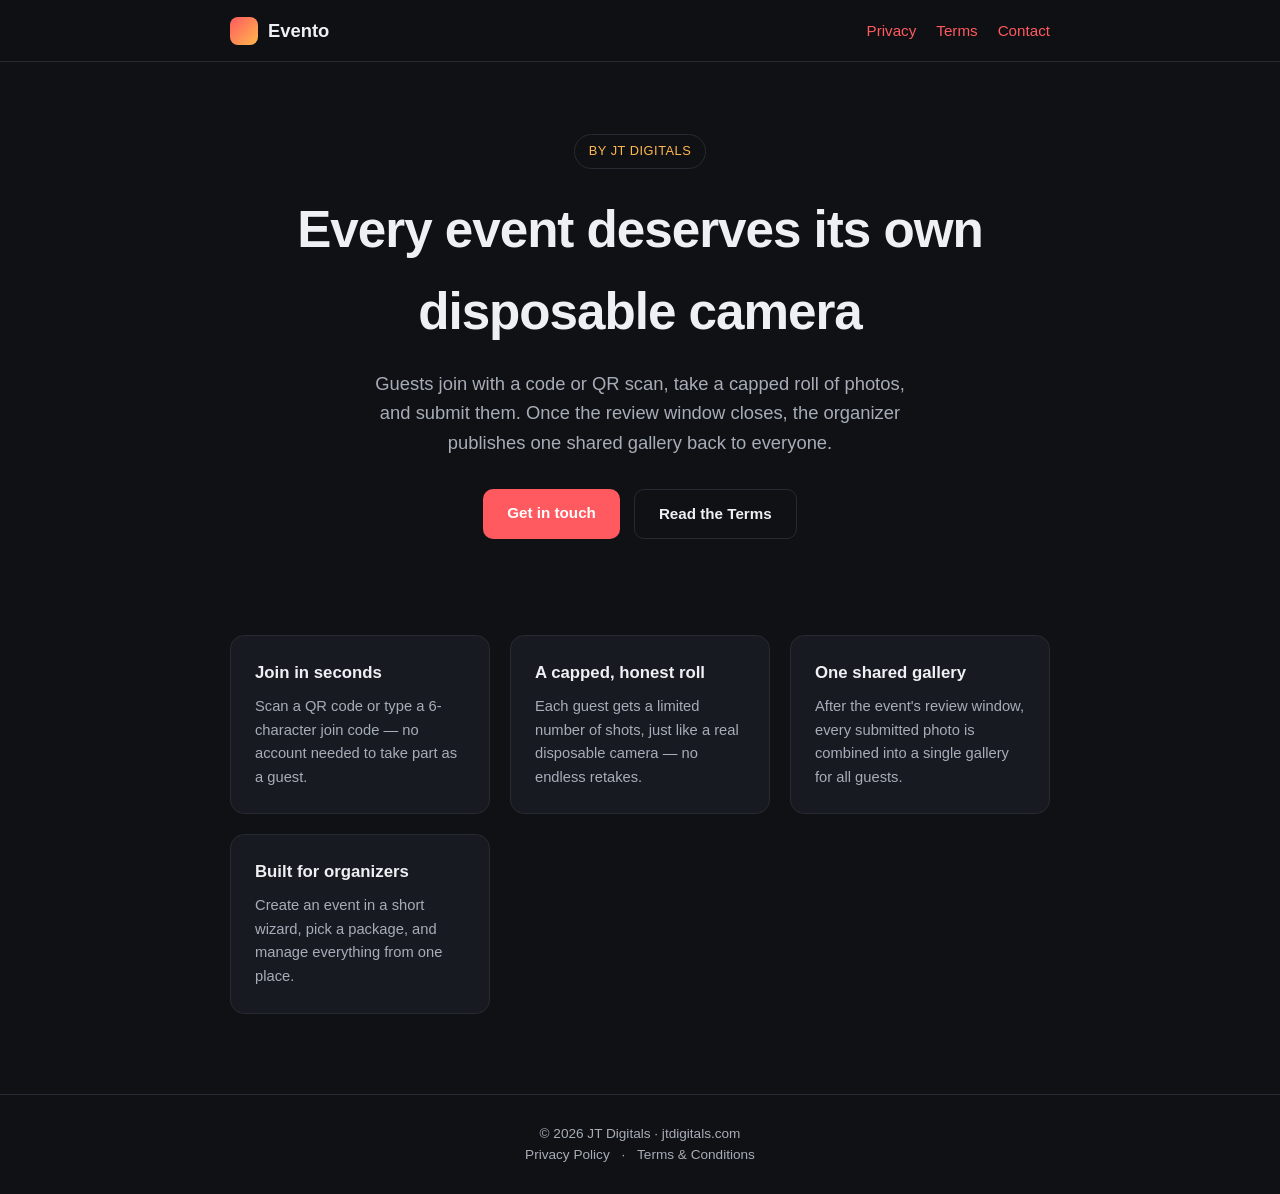
<file: index.html>
<!doctype html>
<html lang="en">
<head>
  <meta charset="utf-8" />
  <meta name="viewport" content="width=device-width, initial-scale=1" />
  <title>Evento — The disposable camera for your event</title>
  <meta name="description" content="Evento turns any shared event into a disposable camera. Guests join with a code, snap a capped roll of photos, and the organizer publishes the gallery after a review window." />
  <link rel="stylesheet" href="styles.css" />
</head>
<body>
  <header>
    <div class="nav">
      <a class="brand" href="index.html">
        <span class="brand-mark"></span>
        Evento
      </a>
      <nav class="links">
        <a href="privacy.html">Privacy</a>
        <a href="terms.html">Terms</a>
        <a href="contact.html">Contact</a>
      </nav>
    </div>
  </header>

  <main>
    <section class="hero">
      <span class="pill">by JT Digitals</span>
      <h1>Every event deserves its own disposable camera</h1>
      <p>Guests join with a code or QR scan, take a capped roll of photos, and submit them.
         Once the review window closes, the organizer publishes one shared gallery back to everyone.</p>
      <div class="cta">
        <a class="btn btn-primary" href="mailto:support@jtdigitals.com">Get in touch</a>
        <a class="btn btn-secondary" href="terms.html">Read the Terms</a>
      </div>
    </section>

    <section class="features">
      <div class="card">
        <h3>Join in seconds</h3>
        <p>Scan a QR code or type a 6-character join code — no account needed to take part as a guest.</p>
      </div>
      <div class="card">
        <h3>A capped, honest roll</h3>
        <p>Each guest gets a limited number of shots, just like a real disposable camera — no endless retakes.</p>
      </div>
      <div class="card">
        <h3>One shared gallery</h3>
        <p>After the event's review window, every submitted photo is combined into a single gallery for all guests.</p>
      </div>
      <div class="card">
        <h3>Built for organizers</h3>
        <p>Create an event in a short wizard, pick a package, and manage everything from one place.</p>
      </div>
    </section>
  </main>

  <footer>
    <div>© 2026 JT Digitals · jtdigitals.com</div>
    <div><a href="privacy.html">Privacy Policy</a> · <a href="terms.html">Terms &amp; Conditions</a></div>
  </footer>
</body>
</html>
</file>
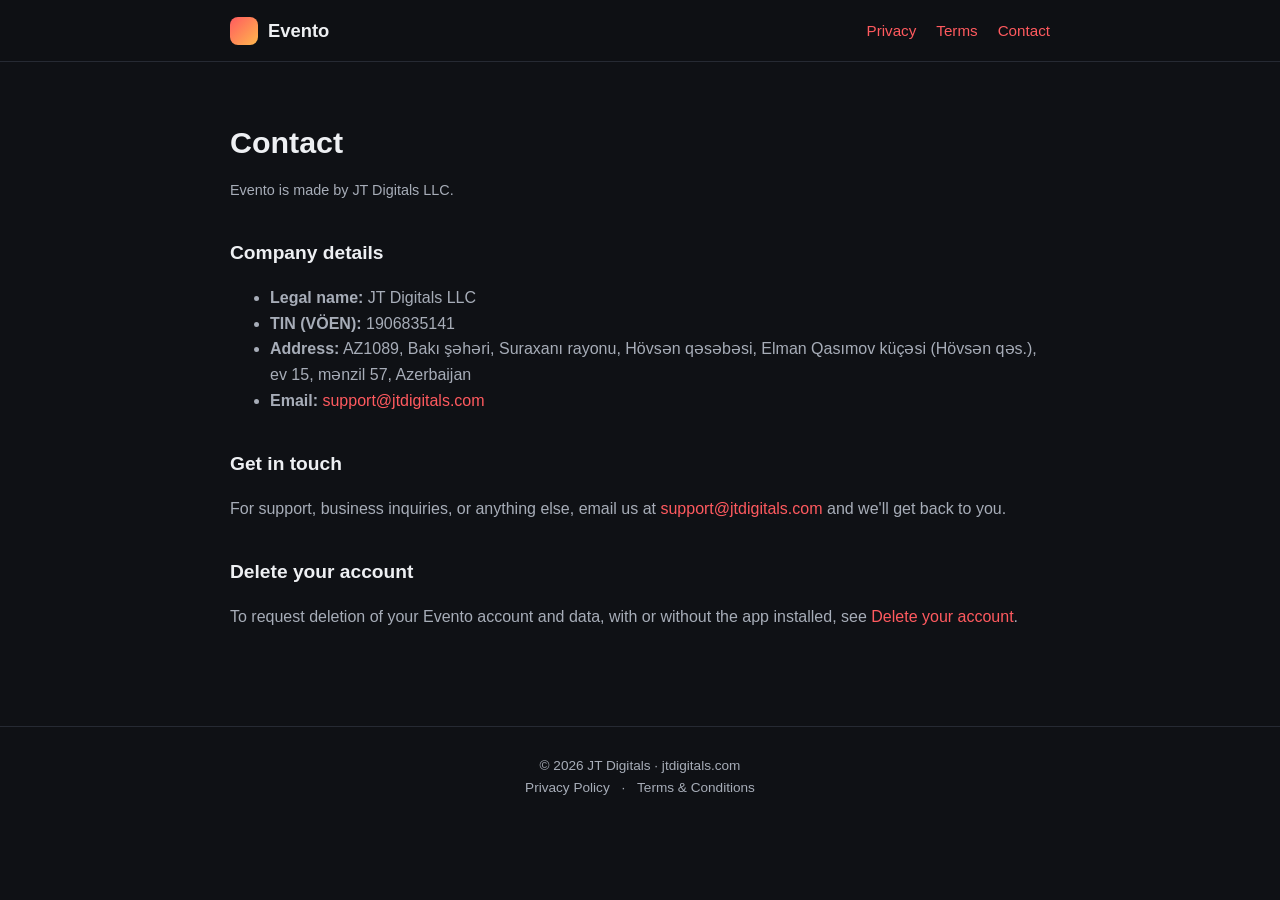
<file: contact.html>
<!doctype html>
<html lang="en">
<head>
  <meta charset="utf-8" />
  <meta name="viewport" content="width=device-width, initial-scale=1" />
  <title>Contact — Evento</title>
  <meta name="description" content="Company and contact details for JT Digitals LLC, the team behind Evento." />
  <link rel="stylesheet" href="styles.css" />
</head>
<body>
  <header>
    <div class="nav">
      <a class="brand" href="index.html">
        <span class="brand-mark"></span>
        Evento
      </a>
      <nav class="links">
        <a href="privacy.html">Privacy</a>
        <a href="terms.html">Terms</a>
        <a href="contact.html">Contact</a>
      </nav>
    </div>
  </header>

  <main class="legal">
    <h1>Contact</h1>
    <p class="updated">Evento is made by JT Digitals LLC.</p>

    <h2>Company details</h2>
    <ul>
      <li><strong>Legal name:</strong> JT Digitals LLC</li>
      <li><strong>TIN (VÖEN):</strong> 1906835141</li>
      <li><strong>Address:</strong> AZ1089, Bakı şəhəri, Suraxanı rayonu, Hövsən qəsəbəsi,
        Elman Qasımov küçəsi (Hövsən qəs.), ev 15, mənzil 57, Azerbaijan</li>
      <li><strong>Email:</strong> <a href="mailto:support@jtdigitals.com">support@jtdigitals.com</a></li>
    </ul>

    <h2>Get in touch</h2>
    <p>For support, business inquiries, or anything else, email us at
      <a href="mailto:support@jtdigitals.com">support@jtdigitals.com</a> and we'll get back to you.</p>

    <h2>Delete your account</h2>
    <p>To request deletion of your Evento account and data, with or without the app
      installed, see <a href="delete-account.html">Delete your account</a>.</p>
  </main>

  <footer>
    <div>© 2026 JT Digitals · jtdigitals.com</div>
    <div><a href="privacy.html">Privacy Policy</a> · <a href="terms.html">Terms &amp; Conditions</a></div>
  </footer>
</body>
</html>
</file>
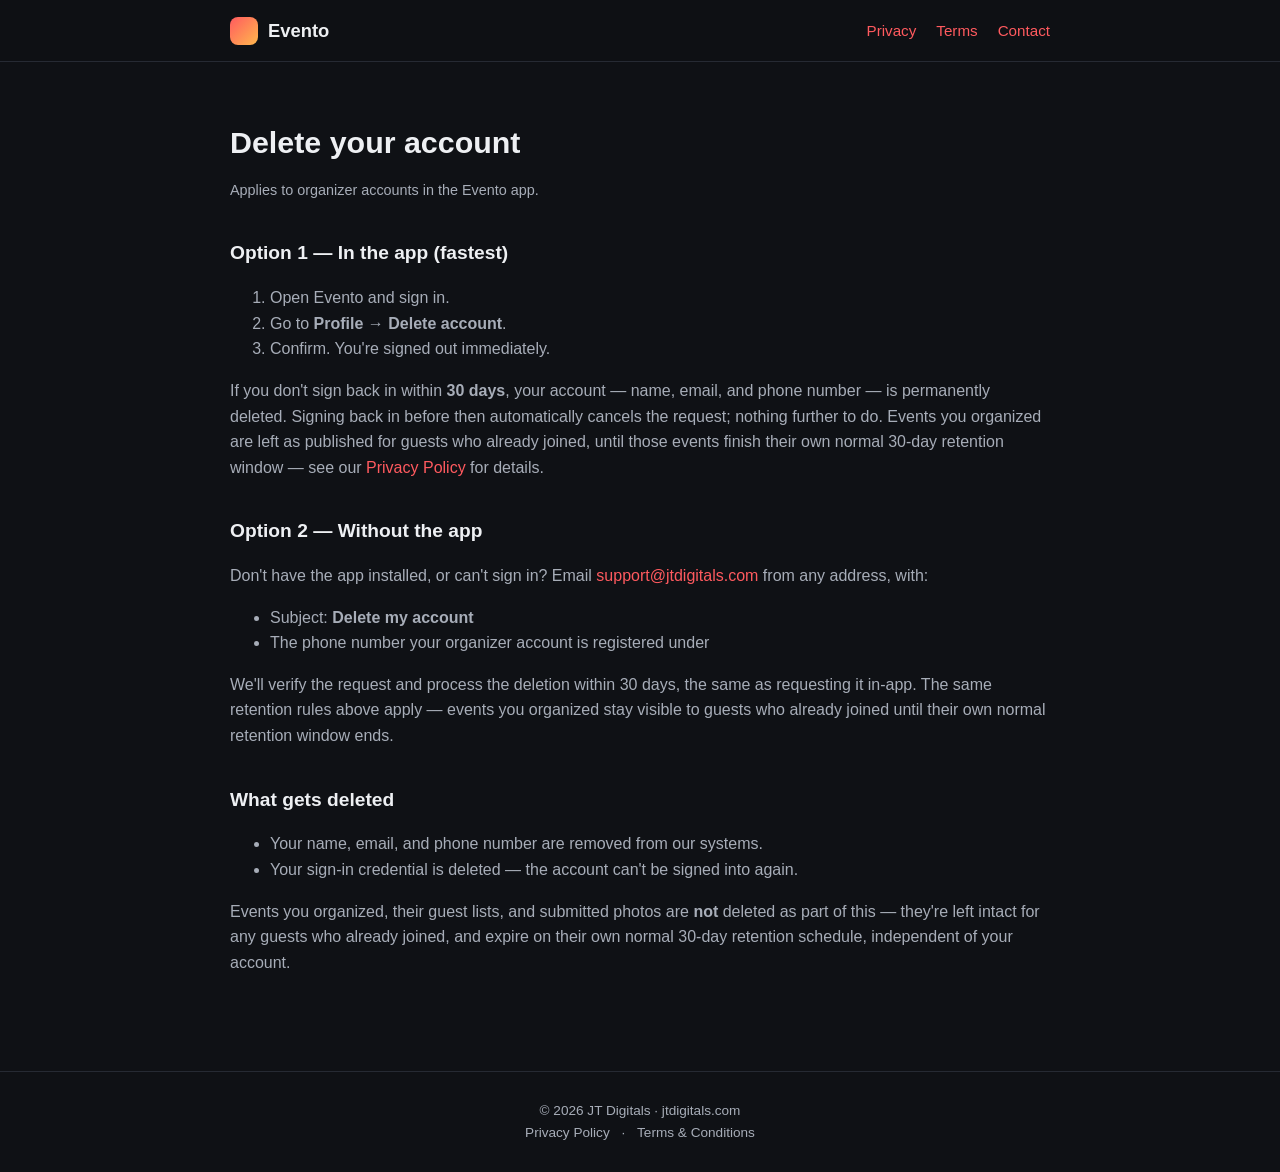
<file: delete-account.html>
<!doctype html>
<html lang="en">
<head>
  <meta charset="utf-8" />
  <meta name="viewport" content="width=device-width, initial-scale=1" />
  <title>Delete your account — Evento</title>
  <meta name="description" content="How to request deletion of your Evento organizer account and data, with or without the app installed." />
  <link rel="stylesheet" href="styles.css" />
</head>
<body>
  <header>
    <div class="nav">
      <a class="brand" href="index.html">
        <span class="brand-mark"></span>
        Evento
      </a>
      <nav class="links">
        <a href="privacy.html">Privacy</a>
        <a href="terms.html">Terms</a>
        <a href="contact.html">Contact</a>
      </nav>
    </div>
  </header>

  <main class="legal">
    <h1>Delete your account</h1>
    <p class="updated">Applies to organizer accounts in the Evento app.</p>

    <h2>Option 1 — In the app (fastest)</h2>
    <ol>
      <li>Open Evento and sign in.</li>
      <li>Go to <strong>Profile → Delete account</strong>.</li>
      <li>Confirm. You're signed out immediately.</li>
    </ol>
    <p>If you don't sign back in within <strong>30 days</strong>, your account — name, email, and
      phone number — is permanently deleted. Signing back in before then automatically cancels
      the request; nothing further to do. Events you organized are left as published for guests
      who already joined, until those events finish their own normal 30-day retention window —
      see our <a href="privacy.html">Privacy Policy</a> for details.</p>

    <h2>Option 2 — Without the app</h2>
    <p>Don't have the app installed, or can't sign in? Email
      <a href="mailto:support@jtdigitals.com">support@jtdigitals.com</a> from any address, with:</p>
    <ul>
      <li>Subject: <strong>Delete my account</strong></li>
      <li>The phone number your organizer account is registered under</li>
    </ul>
    <p>We'll verify the request and process the deletion within 30 days, the same as requesting
      it in-app. The same retention rules above apply — events you organized stay visible to
      guests who already joined until their own normal retention window ends.</p>

    <h2>What gets deleted</h2>
    <ul>
      <li>Your name, email, and phone number are removed from our systems.</li>
      <li>Your sign-in credential is deleted — the account can't be signed into again.</li>
    </ul>
    <p>Events you organized, their guest lists, and submitted photos are <strong>not</strong>
      deleted as part of this — they're left intact for any guests who already joined, and
      expire on their own normal 30-day retention schedule, independent of your account.</p>
  </main>

  <footer>
    <div>© 2026 JT Digitals · jtdigitals.com</div>
    <div><a href="privacy.html">Privacy Policy</a> · <a href="terms.html">Terms &amp; Conditions</a></div>
  </footer>
</body>
</html>
</file>
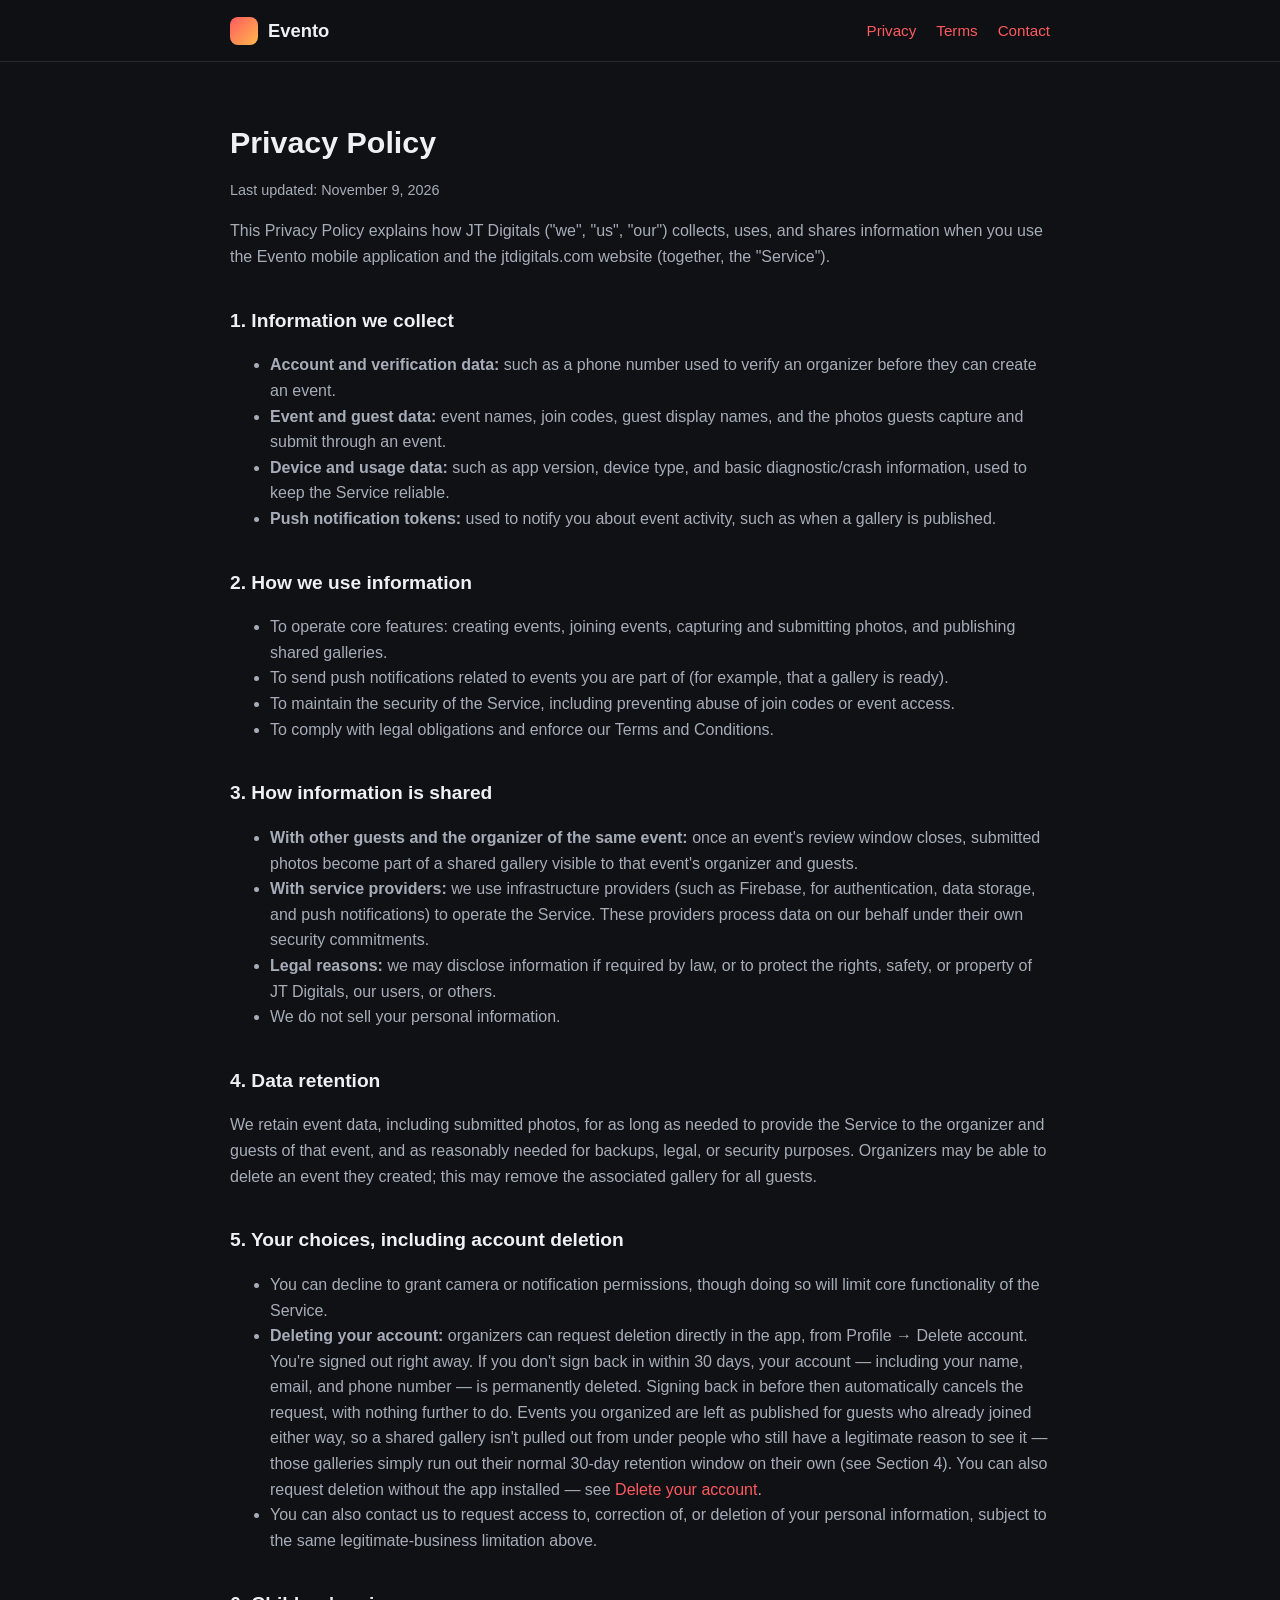
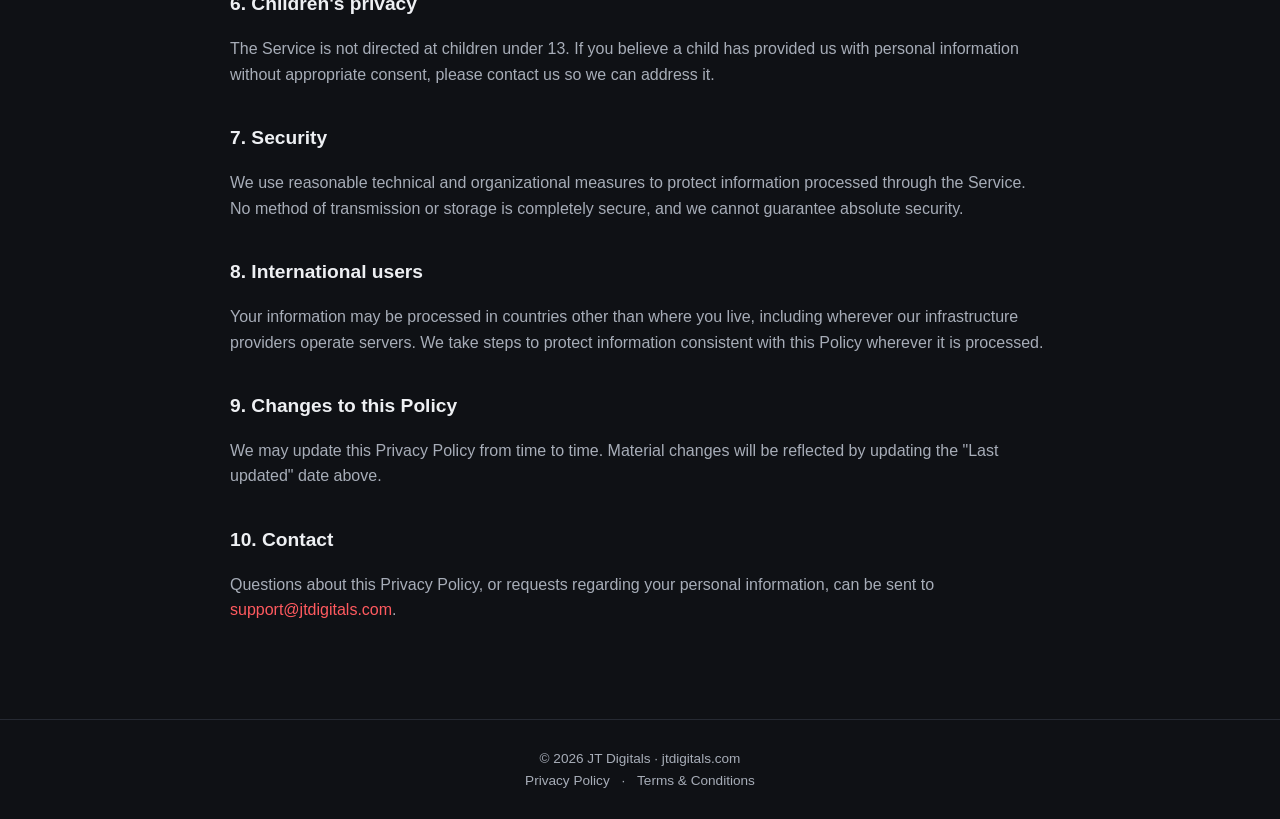
<file: privacy.html>
<!doctype html>
<html lang="en">
<head>
  <meta charset="utf-8" />
  <meta name="viewport" content="width=device-width, initial-scale=1" />
  <title>Privacy Policy — Evento</title>
  <link rel="stylesheet" href="styles.css" />
</head>
<body>
  <header>
    <div class="nav">
      <a class="brand" href="index.html">
        <span class="brand-mark"></span>
        Evento
      </a>
      <nav class="links">
        <a href="privacy.html">Privacy</a>
        <a href="terms.html">Terms</a>
        <a href="contact.html">Contact</a>
      </nav>
    </div>
  </header>

  <main class="legal">
    <h1>Privacy Policy</h1>
    <p class="updated">Last updated: November 9, 2026</p>

    <p>This Privacy Policy explains how JT Digitals ("we", "us", "our") collects, uses,
      and shares information when you use the Evento mobile application and the
      jtdigitals.com website (together, the "Service").</p>

    <h2>1. Information we collect</h2>
    <ul>
      <li><strong>Account and verification data:</strong> such as a phone number used to
        verify an organizer before they can create an event.</li>
      <li><strong>Event and guest data:</strong> event names, join codes, guest display
        names, and the photos guests capture and submit through an event.</li>
      <li><strong>Device and usage data:</strong> such as app version, device type, and
        basic diagnostic/crash information, used to keep the Service reliable.</li>
      <li><strong>Push notification tokens:</strong> used to notify you about event
        activity, such as when a gallery is published.</li>
    </ul>

    <h2>2. How we use information</h2>
    <ul>
      <li>To operate core features: creating events, joining events, capturing and
        submitting photos, and publishing shared galleries.</li>
      <li>To send push notifications related to events you are part of (for example, that
        a gallery is ready).</li>
      <li>To maintain the security of the Service, including preventing abuse of join
        codes or event access.</li>
      <li>To comply with legal obligations and enforce our Terms and Conditions.</li>
    </ul>

    <h2>3. How information is shared</h2>
    <ul>
      <li><strong>With other guests and the organizer of the same event:</strong> once an
        event's review window closes, submitted photos become part of a shared gallery
        visible to that event's organizer and guests.</li>
      <li><strong>With service providers:</strong> we use infrastructure providers (such
        as Firebase, for authentication, data storage, and push notifications) to operate
        the Service. These providers process data on our behalf under their own security
        commitments.</li>
      <li><strong>Legal reasons:</strong> we may disclose information if required by law,
        or to protect the rights, safety, or property of JT Digitals, our users, or
        others.</li>
      <li>We do not sell your personal information.</li>
    </ul>

    <h2>4. Data retention</h2>
    <p>We retain event data, including submitted photos, for as long as needed to provide
      the Service to the organizer and guests of that event, and as reasonably needed for
      backups, legal, or security purposes. Organizers may be able to delete an event they
      created; this may remove the associated gallery for all guests.</p>

    <h2>5. Your choices, including account deletion</h2>
    <ul>
      <li>You can decline to grant camera or notification permissions, though doing so
        will limit core functionality of the Service.</li>
      <li><strong>Deleting your account:</strong> organizers can request deletion directly
        in the app, from Profile → Delete account. You're signed out right away. If you
        don't sign back in within 30 days, your account — including your name, email, and
        phone number — is permanently deleted. Signing back in before then automatically
        cancels the request, with nothing further to do. Events you organized are left as
        published for guests who already joined either way, so a shared gallery isn't
        pulled out from under people who still have a legitimate reason to see it — those
        galleries simply run out their normal 30-day retention window on their own (see
        Section 4). You can also request deletion without the app installed — see
        <a href="delete-account.html">Delete your account</a>.</li>
      <li>You can also contact us to request access to, correction of, or deletion of your
        personal information, subject to the same legitimate-business limitation above.</li>
    </ul>

    <h2>6. Children's privacy</h2>
    <p>The Service is not directed at children under 13. If you believe a child has
      provided us with personal information without appropriate consent, please contact
      us so we can address it.</p>

    <h2>7. Security</h2>
    <p>We use reasonable technical and organizational measures to protect information
      processed through the Service. No method of transmission or storage is completely
      secure, and we cannot guarantee absolute security.</p>

    <h2>8. International users</h2>
    <p>Your information may be processed in countries other than where you live,
      including wherever our infrastructure providers operate servers. We take steps to
      protect information consistent with this Policy wherever it is processed.</p>

    <h2>9. Changes to this Policy</h2>
    <p>We may update this Privacy Policy from time to time. Material changes will be
      reflected by updating the "Last updated" date above.</p>

    <h2>10. Contact</h2>
    <p>Questions about this Privacy Policy, or requests regarding your personal
      information, can be sent to
      <a href="mailto:support@jtdigitals.com">support@jtdigitals.com</a>.</p>
  </main>

  <footer>
    <div>© 2026 JT Digitals · jtdigitals.com</div>
    <div><a href="privacy.html">Privacy Policy</a> · <a href="terms.html">Terms &amp; Conditions</a></div>
  </footer>
</body>
</html>
</file>
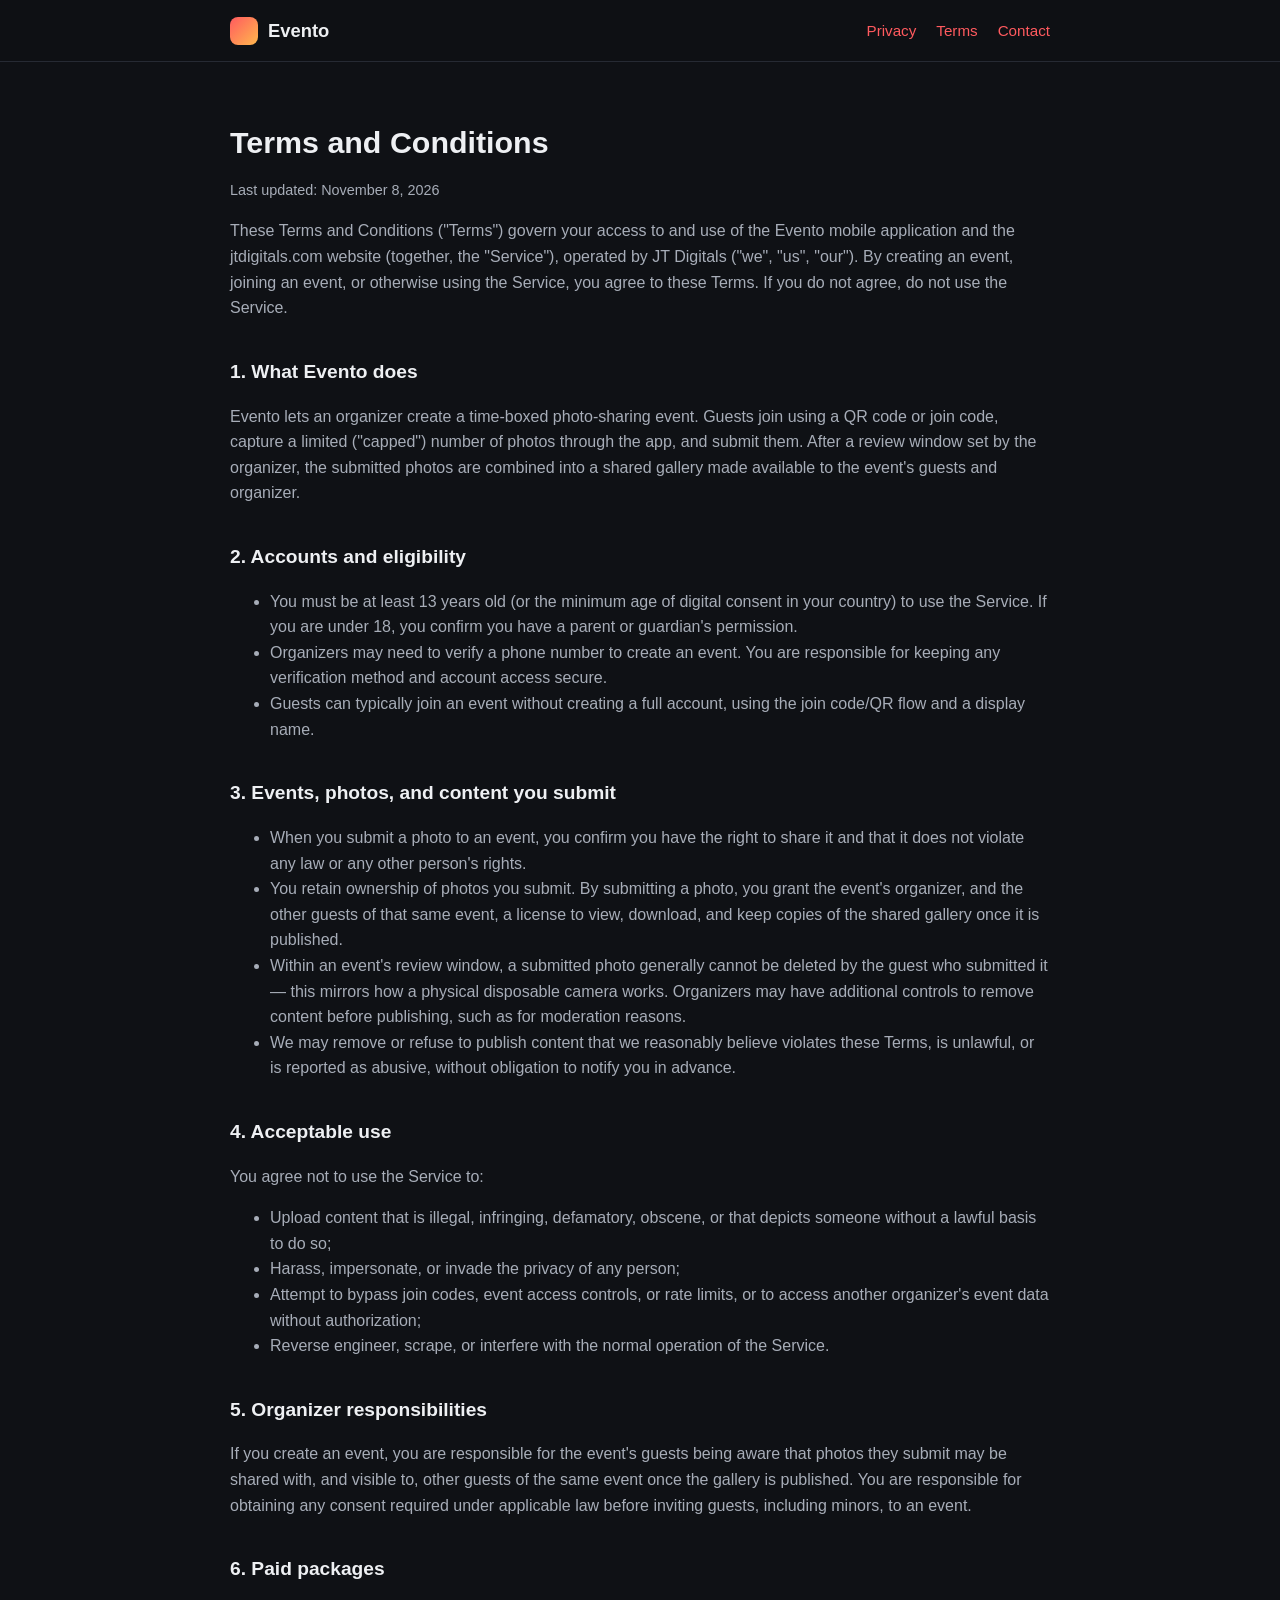
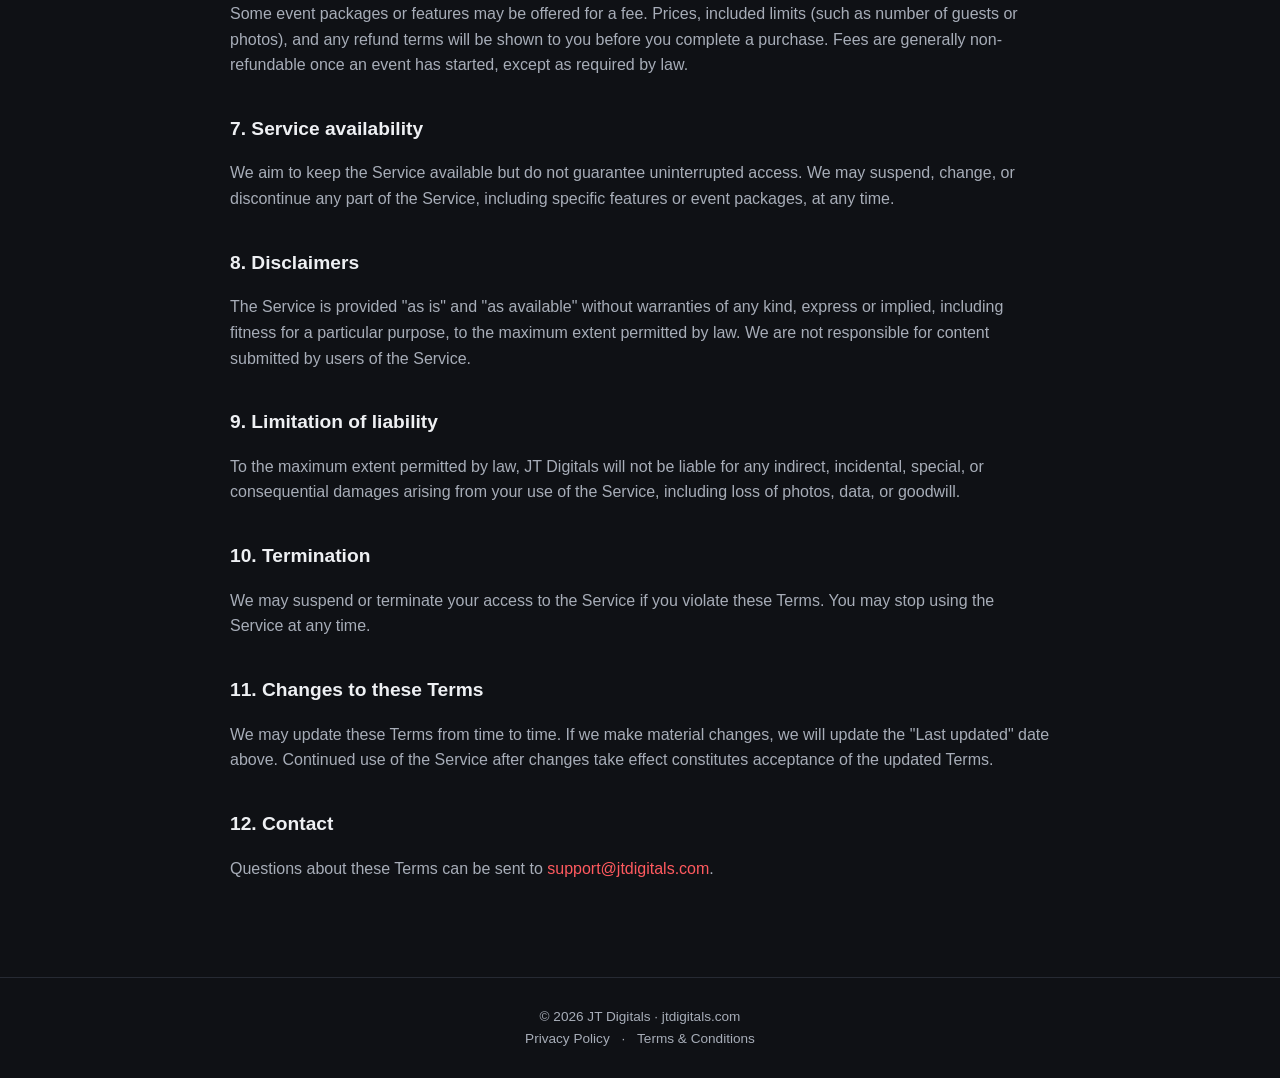
<file: terms.html>
<!doctype html>
<html lang="en">
<head>
  <meta charset="utf-8" />
  <meta name="viewport" content="width=device-width, initial-scale=1" />
  <title>Terms and Conditions — Evento</title>
  <link rel="stylesheet" href="styles.css" />
</head>
<body>
  <header>
    <div class="nav">
      <a class="brand" href="index.html">
        <span class="brand-mark"></span>
        Evento
      </a>
      <nav class="links">
        <a href="privacy.html">Privacy</a>
        <a href="terms.html">Terms</a>
        <a href="contact.html">Contact</a>
      </nav>
    </div>
  </header>

  <main class="legal">
    <h1>Terms and Conditions</h1>
    <p class="updated">Last updated: November 8, 2026</p>

    <p>These Terms and Conditions ("Terms") govern your access to and use of the Evento
      mobile application and the jtdigitals.com website (together, the "Service"),
      operated by JT Digitals ("we", "us", "our"). By creating an event, joining an event,
      or otherwise using the Service, you agree to these Terms. If you do not agree,
      do not use the Service.</p>

    <h2>1. What Evento does</h2>
    <p>Evento lets an organizer create a time-boxed photo-sharing event. Guests join using
      a QR code or join code, capture a limited ("capped") number of photos through the
      app, and submit them. After a review window set by the organizer, the submitted
      photos are combined into a shared gallery made available to the event's guests and
      organizer.</p>

    <h2>2. Accounts and eligibility</h2>
    <ul>
      <li>You must be at least 13 years old (or the minimum age of digital consent in your
        country) to use the Service. If you are under 18, you confirm you have a parent or
        guardian's permission.</li>
      <li>Organizers may need to verify a phone number to create an event. You are
        responsible for keeping any verification method and account access secure.</li>
      <li>Guests can typically join an event without creating a full account, using the
        join code/QR flow and a display name.</li>
    </ul>

    <h2>3. Events, photos, and content you submit</h2>
    <ul>
      <li>When you submit a photo to an event, you confirm you have the right to share it
        and that it does not violate any law or any other person's rights.</li>
      <li>You retain ownership of photos you submit. By submitting a photo, you grant the
        event's organizer, and the other guests of that same event, a license to view,
        download, and keep copies of the shared gallery once it is published.</li>
      <li>Within an event's review window, a submitted photo generally cannot be deleted
        by the guest who submitted it — this mirrors how a physical disposable camera
        works. Organizers may have additional controls to remove content before
        publishing, such as for moderation reasons.</li>
      <li>We may remove or refuse to publish content that we reasonably believe violates
        these Terms, is unlawful, or is reported as abusive, without obligation to notify
        you in advance.</li>
    </ul>

    <h2>4. Acceptable use</h2>
    <p>You agree not to use the Service to:</p>
    <ul>
      <li>Upload content that is illegal, infringing, defamatory, obscene, or that
        depicts someone without a lawful basis to do so;</li>
      <li>Harass, impersonate, or invade the privacy of any person;</li>
      <li>Attempt to bypass join codes, event access controls, or rate limits, or to
        access another organizer's event data without authorization;</li>
      <li>Reverse engineer, scrape, or interfere with the normal operation of the
        Service.</li>
    </ul>

    <h2>5. Organizer responsibilities</h2>
    <p>If you create an event, you are responsible for the event's guests being aware
      that photos they submit may be shared with, and visible to, other guests of the
      same event once the gallery is published. You are responsible for obtaining any
      consent required under applicable law before inviting guests, including minors,
      to an event.</p>

    <h2>6. Paid packages</h2>
    <p>Some event packages or features may be offered for a fee. Prices, included limits
      (such as number of guests or photos), and any refund terms will be shown to you
      before you complete a purchase. Fees are generally non-refundable once an event has
      started, except as required by law.</p>

    <h2>7. Service availability</h2>
    <p>We aim to keep the Service available but do not guarantee uninterrupted access.
      We may suspend, change, or discontinue any part of the Service, including specific
      features or event packages, at any time.</p>

    <h2>8. Disclaimers</h2>
    <p>The Service is provided "as is" and "as available" without warranties of any kind,
      express or implied, including fitness for a particular purpose, to the maximum
      extent permitted by law. We are not responsible for content submitted by users of
      the Service.</p>

    <h2>9. Limitation of liability</h2>
    <p>To the maximum extent permitted by law, JT Digitals will not be liable for any
      indirect, incidental, special, or consequential damages arising from your use of
      the Service, including loss of photos, data, or goodwill.</p>

    <h2>10. Termination</h2>
    <p>We may suspend or terminate your access to the Service if you violate these Terms.
      You may stop using the Service at any time.</p>

    <h2>11. Changes to these Terms</h2>
    <p>We may update these Terms from time to time. If we make material changes, we will
      update the "Last updated" date above. Continued use of the Service after changes
      take effect constitutes acceptance of the updated Terms.</p>

    <h2>12. Contact</h2>
    <p>Questions about these Terms can be sent to
      <a href="mailto:support@jtdigitals.com">support@jtdigitals.com</a>.</p>
  </main>

  <footer>
    <div>© 2026 JT Digitals · jtdigitals.com</div>
    <div><a href="privacy.html">Privacy Policy</a> · <a href="terms.html">Terms &amp; Conditions</a></div>
  </footer>
</body>
</html>
</file>
<file: styles.css>
:root {
  --bg: #0f1115;
  --bg-card: #171a21;
  --text: #eef0f3;
  --text-dim: #a7adb8;
  --accent: #ff5a5f;
  --accent-2: #ffb84d;
  --border: #262a33;
  --max-width: 860px;
}

* { box-sizing: border-box; }

html { scroll-behavior: smooth; }

body {
  margin: 0;
  font-family: -apple-system, BlinkMacSystemFont, "Segoe UI", Roboto, Helvetica, Arial, sans-serif;
  background: var(--bg);
  color: var(--text);
  line-height: 1.6;
}

a { color: var(--accent); text-decoration: none; }
a:hover { text-decoration: underline; }

header {
  border-bottom: 1px solid var(--border);
  position: sticky;
  top: 0;
  background: rgba(15, 17, 21, 0.9);
  backdrop-filter: blur(8px);
  z-index: 10;
}

.nav {
  max-width: var(--max-width);
  margin: 0 auto;
  display: flex;
  align-items: center;
  justify-content: space-between;
  padding: 16px 20px;
}

.brand {
  display: flex;
  align-items: center;
  gap: 10px;
  font-weight: 700;
  font-size: 1.15rem;
  color: var(--text);
}

.brand-mark {
  width: 28px;
  height: 28px;
  border-radius: 8px;
  background: linear-gradient(135deg, var(--accent), var(--accent-2));
  flex-shrink: 0;
}

.nav a.brand { text-decoration: none; }

nav.links {
  display: flex;
  gap: 20px;
  font-size: 0.95rem;
}

main {
  max-width: var(--max-width);
  margin: 0 auto;
  padding: 0 20px 80px;
}

.hero {
  padding: 72px 0 40px;
  text-align: center;
}

.hero h1 {
  font-size: clamp(2rem, 5vw, 3.2rem);
  margin: 0 0 16px;
  letter-spacing: -0.02em;
}

.hero p {
  color: var(--text-dim);
  font-size: 1.15rem;
  max-width: 560px;
  margin: 0 auto 32px;
}

.pill {
  display: inline-block;
  font-size: 0.8rem;
  letter-spacing: 0.04em;
  text-transform: uppercase;
  color: var(--accent-2);
  border: 1px solid var(--border);
  border-radius: 999px;
  padding: 6px 14px;
  margin-bottom: 20px;
}

.cta {
  display: inline-flex;
  gap: 14px;
  flex-wrap: wrap;
  justify-content: center;
}

.btn {
  display: inline-block;
  padding: 12px 24px;
  border-radius: 10px;
  font-weight: 600;
  font-size: 0.95rem;
}

.btn-primary {
  background: var(--accent);
  color: #fff;
}
.btn-primary:hover { text-decoration: none; opacity: 0.9; }

.btn-secondary {
  border: 1px solid var(--border);
  color: var(--text);
}
.btn-secondary:hover { text-decoration: none; border-color: var(--accent); }

.features {
  display: grid;
  grid-template-columns: repeat(auto-fit, minmax(220px, 1fr));
  gap: 20px;
  margin-top: 56px;
}

.card {
  background: var(--bg-card);
  border: 1px solid var(--border);
  border-radius: 14px;
  padding: 24px;
}

.card h3 {
  margin: 0 0 8px;
  font-size: 1.05rem;
}

.card p {
  margin: 0;
  color: var(--text-dim);
  font-size: 0.92rem;
}

.legal h1 {
  font-size: 1.9rem;
  margin-top: 56px;
}

.legal h2 {
  font-size: 1.2rem;
  margin-top: 36px;
}

.legal p, .legal li { color: var(--text-dim); }

.legal .updated {
  color: var(--text-dim);
  font-size: 0.9rem;
  margin-top: -8px;
}

footer {
  border-top: 1px solid var(--border);
  text-align: center;
  padding: 28px 20px;
  color: var(--text-dim);
  font-size: 0.85rem;
}

footer a { color: var(--text-dim); margin: 0 8px; }
</file>
